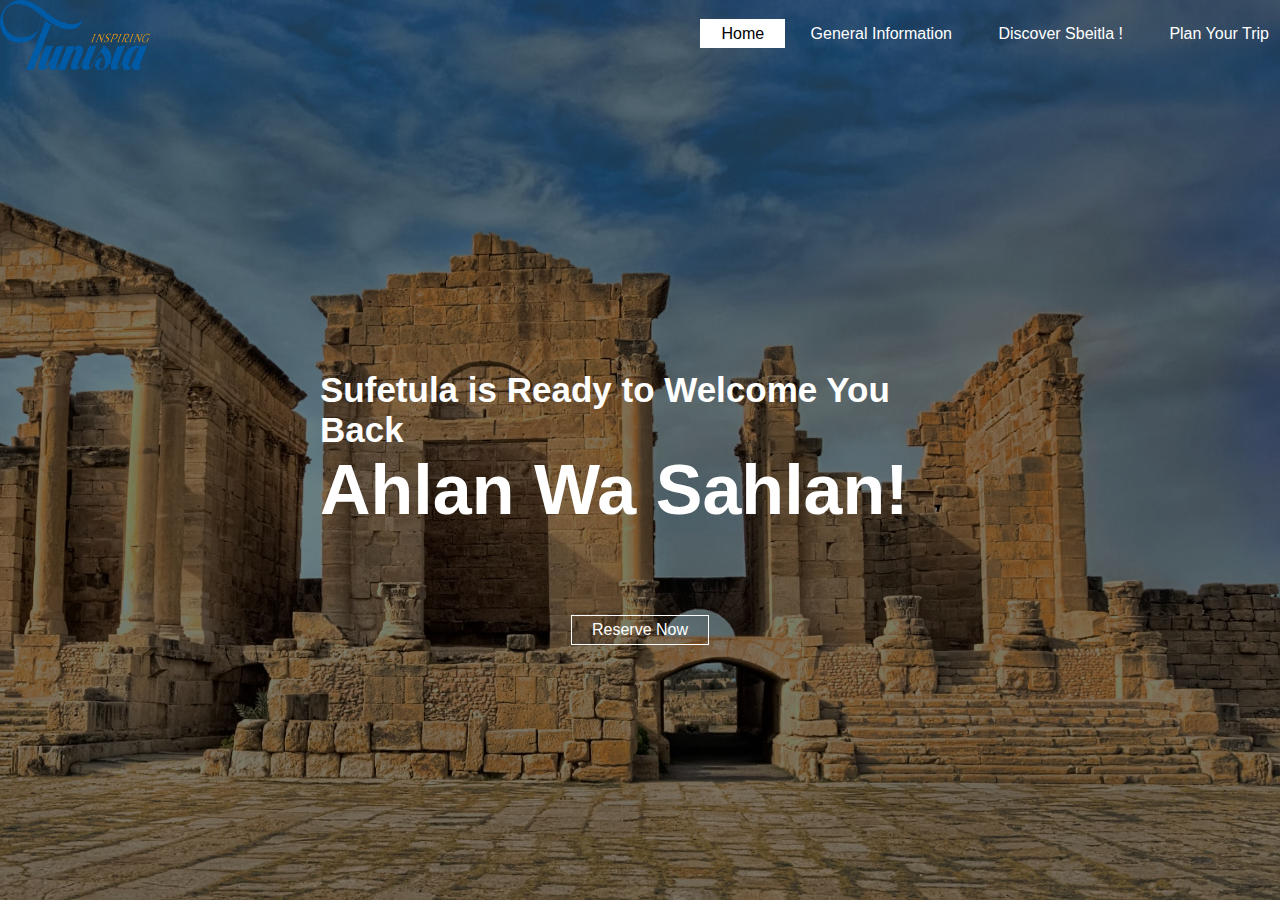
<file: index.html>
<!doctype html>
<html>
    <head>
        <meta charset="UTF-8">
        <title>Visit Sbeitla</title>
        <link rel="stylesheet" type="text/css" href="style.css">
    </head>
    <body>
        <header>
            
          <div class="logo">
                <img class="logo" src="ss.png">
            </div>
                <div class="main">
            <div class="menu">
                <ul>
                    <li class="active"><a href="#" >Home</a></li>
                    <li><a href="general.html">General Information</a></li>
                    <li><a href="discover.html">Discover Sbeitla !</a></li>
                    <li><a href="#">Plan Your Trip</a></li>
                </ul>
            </div>
          </div>
          <div class="mid">
              <h2>Sufetula is Ready to Welcome You Back</h2>
              <h1>Ahlan Wa Sahlan!</h1>
          </div>
          <a class="btn" href="#">
              Reserve Now 
          </a>
        </header>
        
    </body>
</html>
</file>
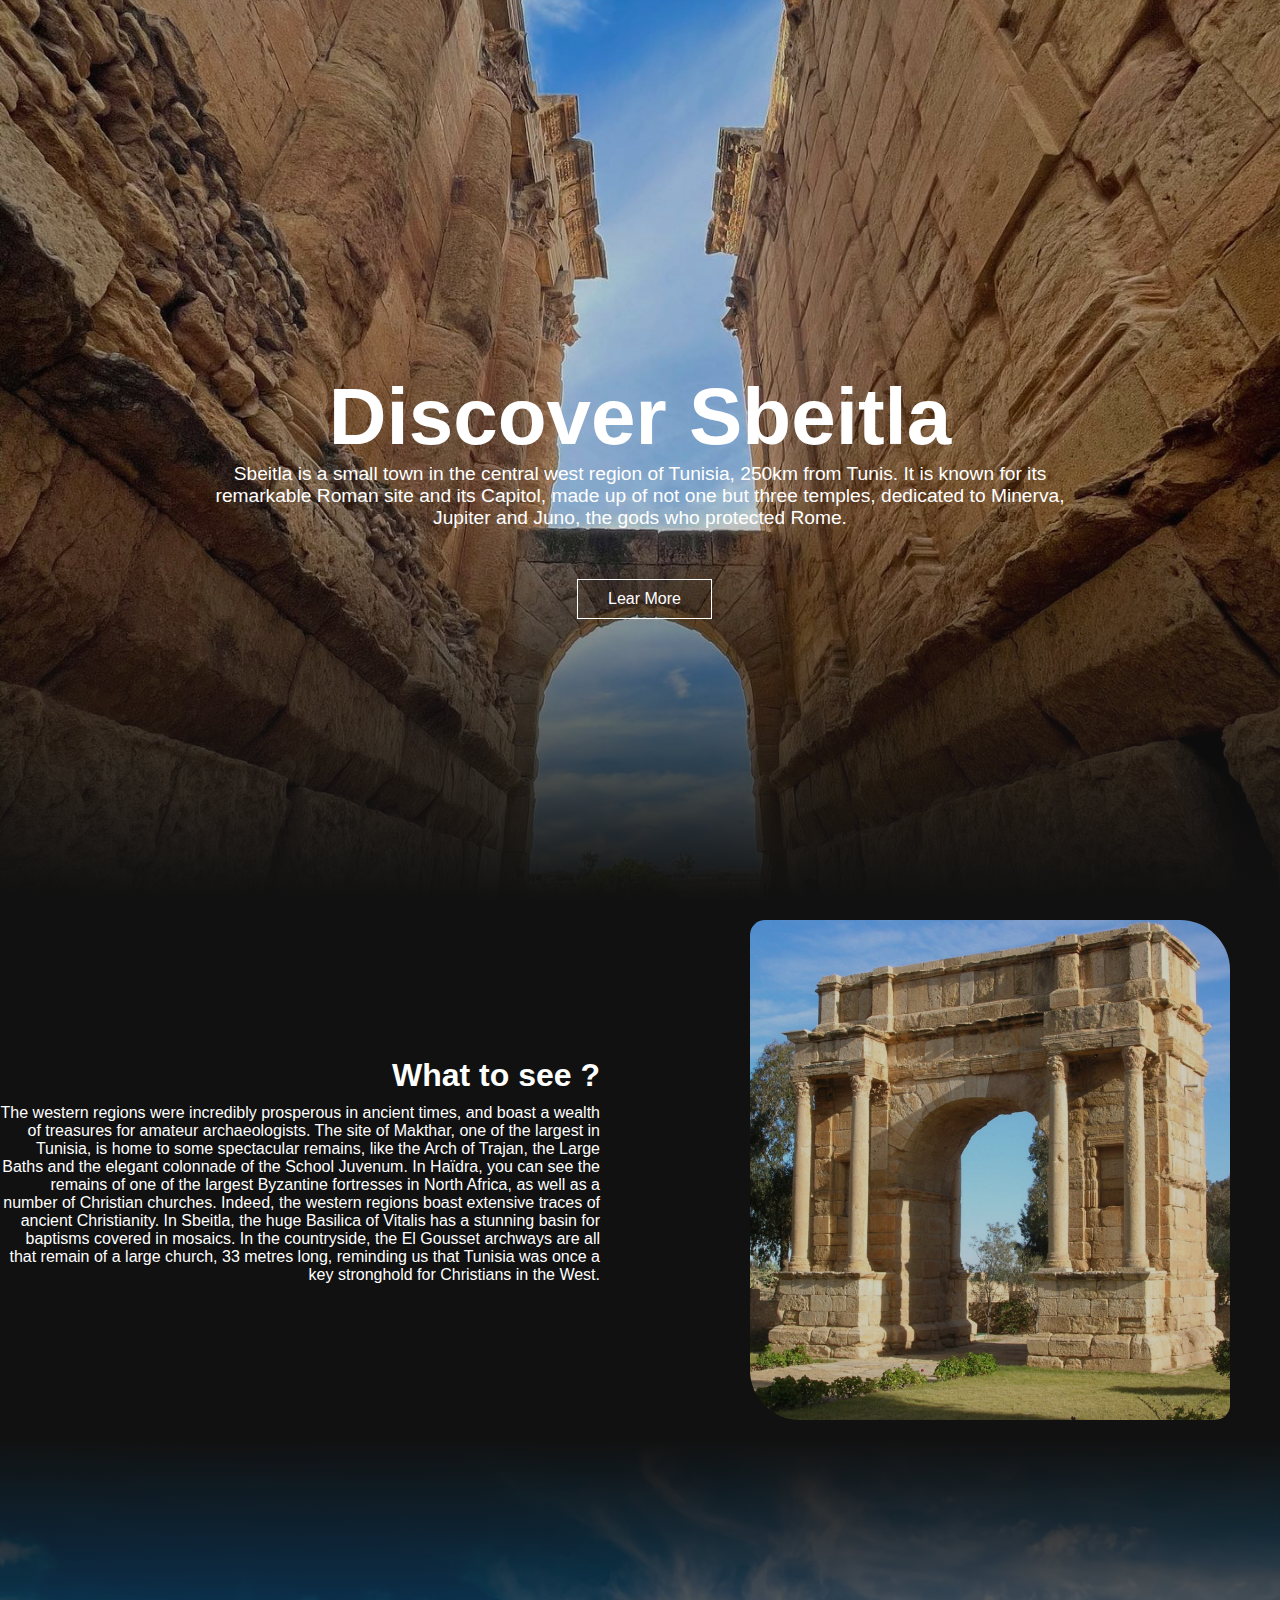
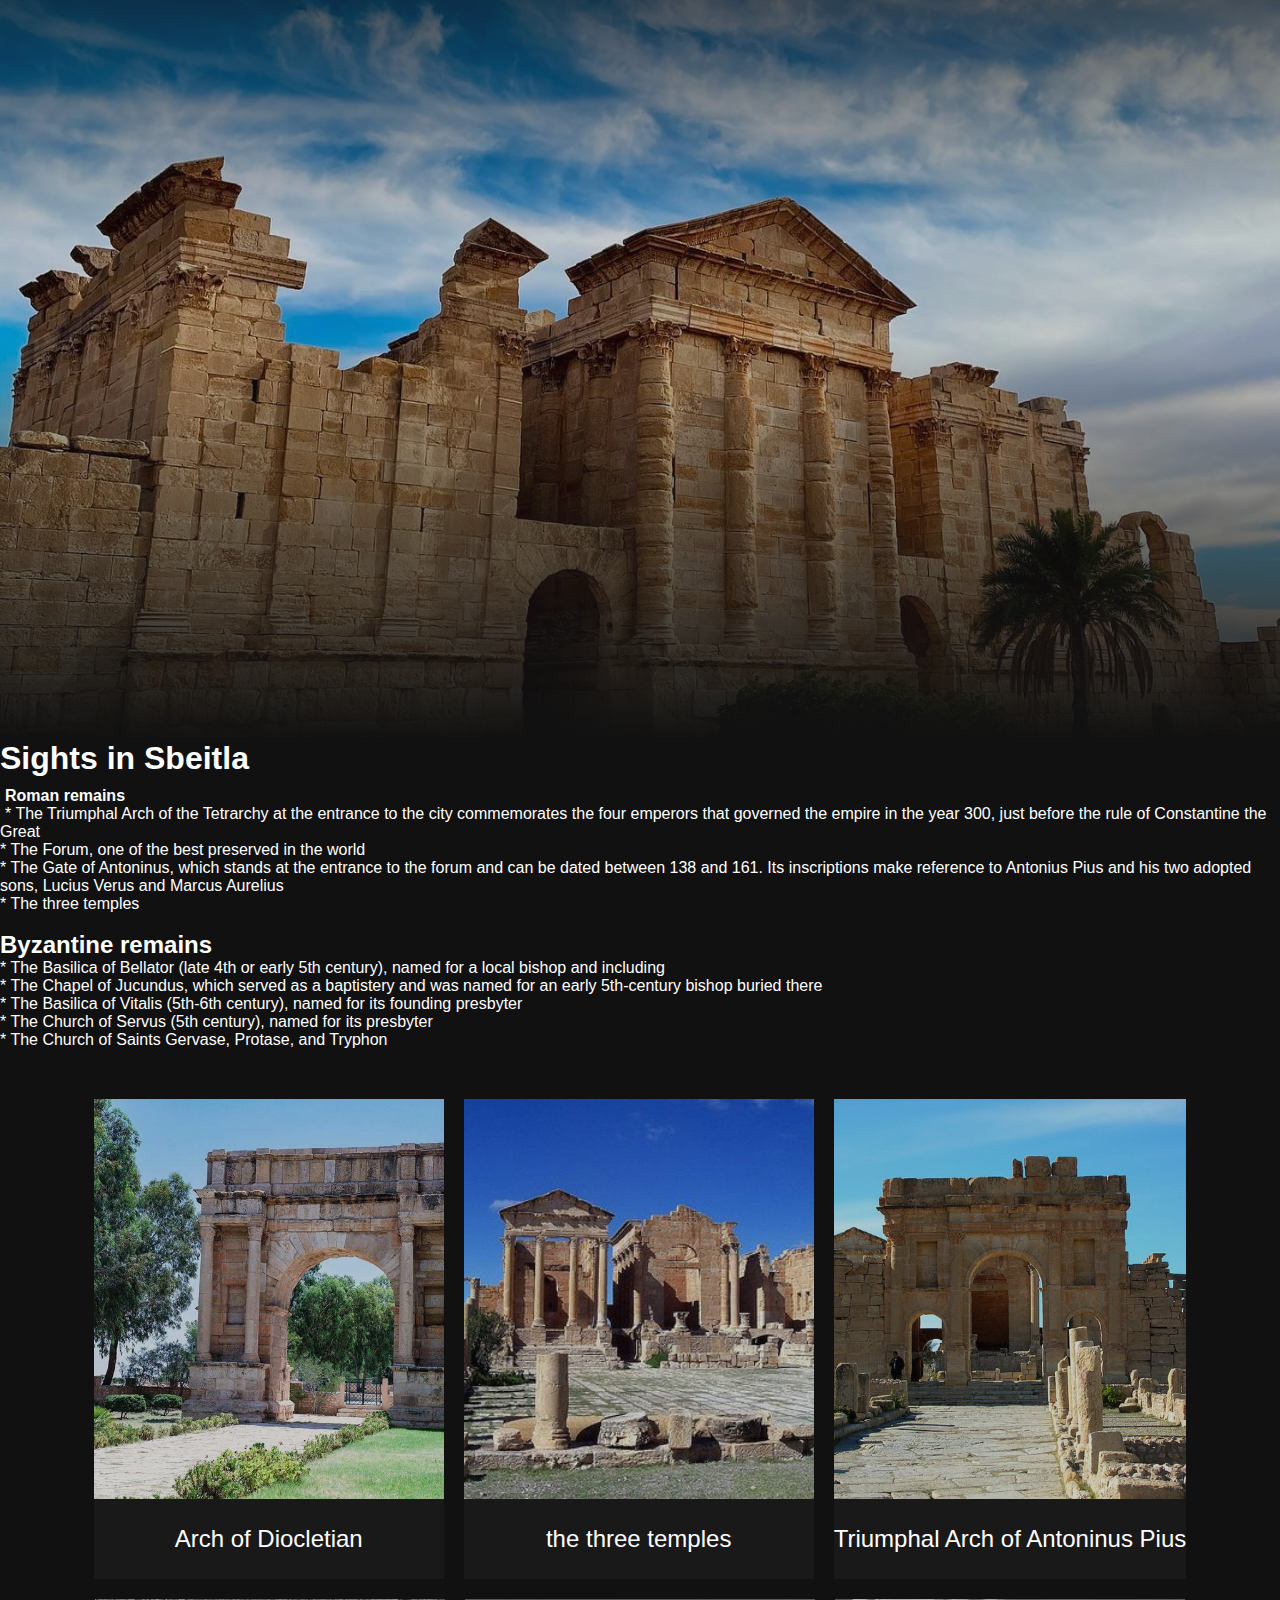
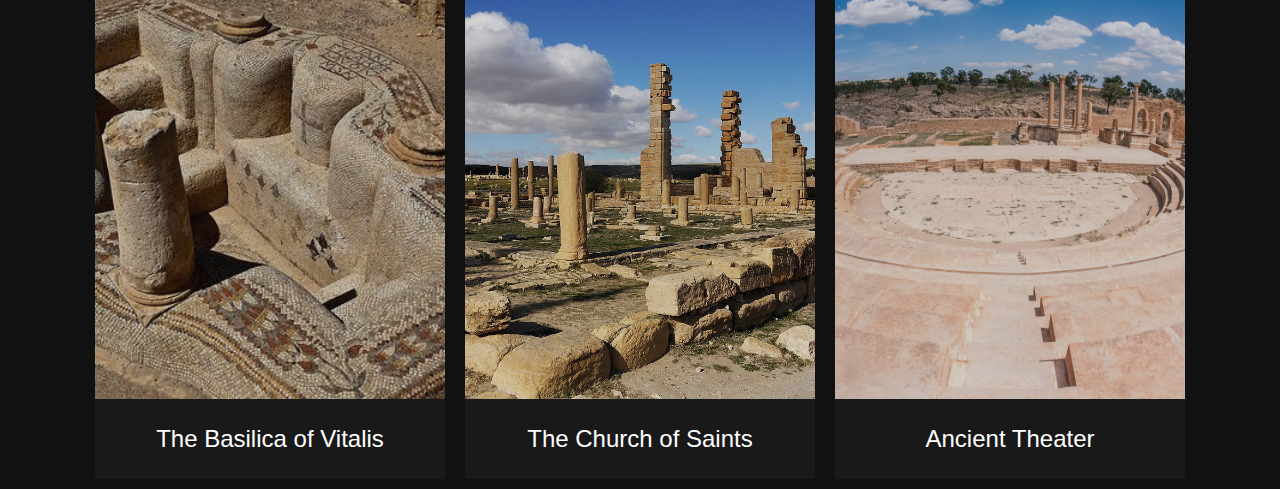
<file: discover.html>
<!DOCTYPE html>
<html>
    <head>
        <meta charset="utf-8">
        <title>
            Discover Sbeitla
        </title>
        <link rel="stylesheet" type="text/css" href="discover.css">
    </head>
    <body>
        <section class="banner">
            <img src="dreamer.jpg" class="kaws">
            <div class="content">
                <h2>
                    Discover Sbeitla
                </h2>
                <p>
                    Sbeitla is a small town in the central west region of Tunisia, 250km from Tunis. 
                    It is known for its remarkable Roman site and its Capitol, made up of not one but three temples,
                     dedicated to Minerva, Jupiter and Juno, the gods who protected Rome.
                </p>
                <a href="#about" class="btn">Lear More</a>
            </div>
        </section>
        <section class="about" id="about">
            <div class="contentbx">
                <h2 class="titletext">What to see ?
                </h2>
                <p class="text">
                    The western regions were incredibly prosperous in ancient times, 
                    and boast a wealth of treasures for amateur archaeologists. 
                    The site of Makthar, one of the largest in Tunisia, is home to some spectacular remains, like the Arch of Trajan, 
                    the Large Baths and the elegant colonnade of the School Juvenum. In Haïdra, 
                    you can see the remains of one of the largest Byzantine fortresses in North Africa, as well as a number of Christian churches.
                     Indeed, the western regions boast extensive traces of ancient Christianity. 
                     In Sbeitla, the huge Basilica of Vitalis has a stunning basin for baptisms covered in mosaics.
                      In the countryside, the El Gousset archways are all that remain of a large church, 33 metres long, 
                    reminding us that Tunisia was once a key stronghold for Christians in the West.
                </p>
            </div>
            <div class="imgbox">
                <img src="gen.jpg" class="kaws">
            </div>
        </section>
        <section class="banner2">
            <img src="3.jpg" class="kaws">
        </section>
        <section class="dest">
            <div class="content">
                <h2 class="titletext">
                   Sights in Sbeitla
                </h2>
                <p class="hey">
                    <h2 class="s1">
                        Roman remains
                    </h2>
                    <span class="s2">
                    * The Triumphal Arch of the Tetrarchy at the entrance to the city commemorates the four emperors that governed the empire in the year 300,
                     just before the rule of Constantine the Great<br>
                    * The Forum, one of the best preserved in the world<br>
                    * The Gate of Antoninus, which stands at the entrance to the forum and can be dated between 138 and 161.
                      Its inscriptions make reference to Antonius Pius and his two adopted sons, Lucius Verus and Marcus Aurelius<br>
                    * The three temples<br><br>
                    <h2> Byzantine remains</h2>
                    * The Basilica of Bellator (late 4th or early 5th century), named for a local bishop and including <br>
                    * The Chapel of Jucundus, which served as a baptistery and was named for an early 5th-century bishop buried there<br>
                    * The Basilica of Vitalis (5th-6th century), named for its founding presbyter<br>
                    * The Church of Servus (5th century), named for its presbyter<br>
                    * The Church of Saints Gervase, Protase, and Tryphon</span>
                </p>
            </div>
            <div class="sights">
                <div class="box">
                    <div class="imgbox">
                        <img src="9aws1.jpg" class="kaws">
                    </div>
                    <div class="content">
                        <h2>Arch of Diocletian</h2>
                    </div>
                </div>
                <div class="box">
                    <div class="imgbox">
                        <img src="forum.jpg" class="kaws">
                    </div>
                    <div class="content">
                        <h2>the three temples</h2>
                    </div>
                </div>
                <div class="box">
                    <div class="imgbox">
                        <img src="bab.jpg" class="kaws">
                    </div>
                    <div class="content">
                        <h2> Triumphal Arch of Antoninus Pius  </h2>
                    </div>
                </div><br>
                <div class="box">
                    <div class="imgbox">
                        <img src="bap.jpg" class="kaws">
                    </div>
                    <div class="content">
                        <h2>The Basilica of Vitalis</h2>
                    </div>
                </div>
                <div class="box">
                    <div class="imgbox">
                        <img src="saint.jpg" class="kaws">
                    </div>
                    <div class="content">
                        <h2>The Church of Saints</h2>
                    </div>
                </div>
                <div class="box">
                    <div class="imgbox">
                        <img src="tea.jpg" class="kaws">
                    </div>
                    <div class="content">
                        <h2>  Ancient Theater	
                        </h2>
                    </div>
                </div>
            </div>
        </section>
    </body>
</html>
</file>
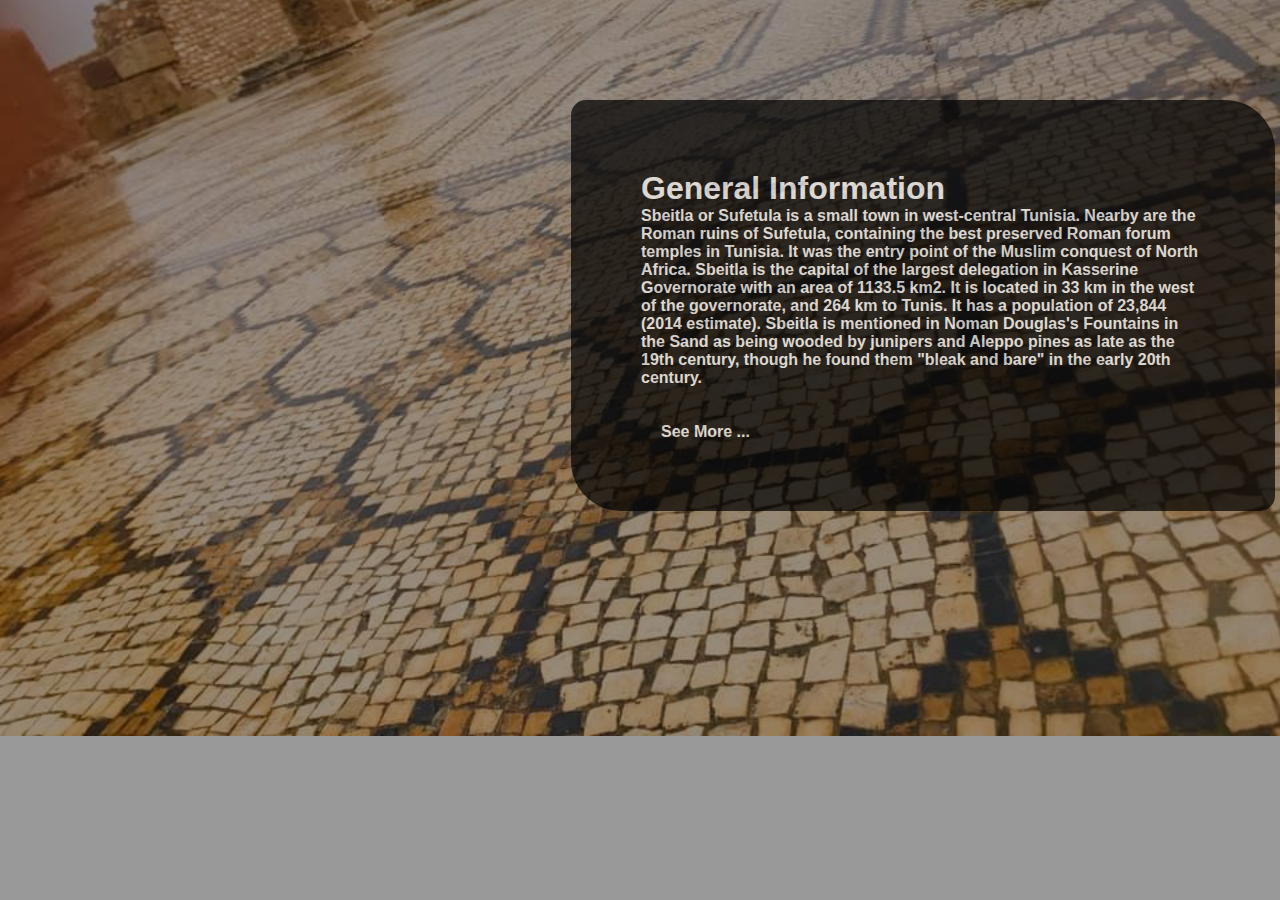
<file: general.html>
<!DOCTYPE html>
<html>
    <head>
        <meta charset="UTF-8">
        <title>General Information</title>
        <link rel="stylesheet" href="generalstyle.css">
    </head>
    <body>
        
        <div class="General">
            <div class="section">
                <h1>General Information</h1>
                <p class="text" >
                    Sbeitla or Sufetula  is a small town in west-central Tunisia.
                     Nearby are the Roman ruins of Sufetula, containing the best preserved Roman forum temples in Tunisia.
                     It was the entry point of the Muslim conquest of North Africa.
                     Sbeitla is the capital of the largest delegation in Kasserine Governorate with an area of 1133.5 km2.
                     It is located in 33 km in the west of the governorate, and 264 km to Tunis. It has a population of 23,844 (2014 estimate).
                     Sbeitla is mentioned in Noman Douglas's Fountains in the Sand as being wooded by junipers and Aleppo pines as late as the 19th century,
                     though he found them "bleak and bare" in the early 20th century.
                </p><br><br>
                <a href="discover.html">See More ...</a>
            </div>
            
        </div>
        
    </body>
</html>
</file>
<file: style.css>
* 
{
    margin: 0;
    padding: 0;
    font-family: Helvetica ;
    
}

header
{
    background-image:linear-gradient(rgba(0,0,0,0.5),rgba(0,0,0,0.5)), url('sbeitla.jpg');
    height: 100vh;
    background-size: cover;
    background-position: right;

}

ul
{
    float: right;
    list-style-type: none;
    margin-top: 25px;
    margin-right: -50px;
}

ul li
{
    display: inline-block;
}

ul li a
{
    text-decoration: none;
    color: #fff;
    padding: 5px 20px;
    border: 1px solid transparent;
    transition: 0.6s ease;

}

ul li a:hover
{
    background-color: #fff;
    color: #000;
}

.logo img
{
    float: left;
    width: 150px;
    height: 70px;
    
}
.main
{
    max-width: 1200px;
    margin: auto;
}
ul li.active a
{
    background-color: #fff;
    color: #000;
}
.mid
{
    position: absolute;
    top: 50%;
    left: 50%;
    transform: translate(-50%,-50%);
}

.mid h1
{
    color: #fff;
    font-size: 70px;
    font-weight: bold;
}
.mid h2
{
    color: #fff;
    font-size: 35px;
    font-weight: bold;
}
.btn
{
    position: absolute;
    top: 70%;
    left: 50%;
    text-decoration: none;
    color: #fff;
    border: 1px solid;
    padding: 5px 20px;
    transform: translate(-50%,-50%);
    transition: 0.6s ease;

    
}

.btn:hover
{
    
    transition: 0.6s ease;
    border-radius: 25px;
}
</file>
<file: discover.css>
*
{
    margin: 0;
    padding: 0;
    box-sizing: border-box;
    font-family: 'poppins', sans-serif ;
    direction: ltr;
    scroll-behavior: smooth;
}
body
{
    margin: 0;
    background: #111;
}
.btn 
{
    position: absolute;
    top: 100%;
    left: 43%;
    margin-top: 50px;
    padding: 10px 30px;
    color: #fff;
    text-decoration: none;
    border: 1px solid;

}
.btn:hover
{
    

    color: #111;
    background-color: #fff;
    transition: 0.6s ease;
}
.banner
{
    position: relative;
    width: 100%;
    min-height: 100vh;
    display: flex;
    justify-content: center;
    align-items: center;
    margin-bottom: 20px;
    
}

.banner::before
{
    content: '';
    position: absolute;
    bottom: 0;
    left: 0;
    width: 100%;
    height: 400px;
    z-index: 1;
    background: linear-gradient(to top,#111,transparent);
}
.banner .content
{
    position: relative;
    max-width: 900px;
    text-align: center;
    z-index: 1;
}

.banner .content h2
{
    color: #fff;
    font-size: 5em;
}

.banner .content p
{
    color: #fff;
    font-size: 1.2em;
}

.kaws
{
    position: absolute;
    top: 0;
    left: 0;
    width: 100%;
    height: 100%;
    object-fit: cover;
    opacity: 0.8;
}
.about
{
    position: relative;
    width: 100%;    
    display: flex;
    justify-content: center;
    align-items: center;
}

.about .contentbx
{
    min-width: 50%;
    width: 50%;
    text-align: end;
    padding-right: 40px;
}
.titletext
{
    font-weight: 600;
    color: #fff;
    font-size: 2em;
    margin-bottom: 10px;
}

.text 
{
    color: #fff;
    font-size: 1em;
    
}

.about .imgbox .kaws
{
   
    position: relative;
    min-width: 75%;
    width: 50%;
    min-height: 500px;
    border-radius: 15px 50px;
    float: right;
    margin-right: 50px;
    
}
.banner2
{
    position: relative;
    width: 100%;
    min-height: 100vh;
    display: flex;
    justify-content: center;
    align-items: center;
    margin-top: 20px;
}
.banner2::before
{
    content: '';
    position: absolute;
    bottom: 0;
    left: 0;
    width: 100%;
    height: 400px;
    z-index: 1;
    background: linear-gradient(to top,#111,transparent);
}
.banner2::after
{
    content: '';
    position: absolute;
    top: 0;
    left: 0;
    width: 100%;
    height: 400px;
    z-index: 1;
    background: linear-gradient(to bottom,#111,transparent);

}

.s1
{
    color: #fff;
    font-size: 1em;
    
    margin-left: 5px;
}
.s2
{
    color: #fff;
    font-size: 1em;
    
    margin-left: 5px;
}

.dest .sights 
{
    position: relative;
    display: flex;
    justify-content: center;
    align-items: center;
    flex-wrap: wrap;
    margin-top: 40px;
}
.dest .sights .box 
{
    position: relative;
    min-width: 350px;
    height: 480px;
    background: #191919;
    transition: 0.5s;
    margin: 10px;
}
.dest .sights:hover .box 
{
    opacity: 0.2;
}
.dest .sights .box:hover
{
    opacity: 1;
}
.dest .sights .box .imgbox
{
    position: relative;
    width: 100%;
    height: 400px;
}
.dest .sights .box .content
{
    width: 100%;
    height: 80px;
    display: flex;
    justify-content: center;
    align-items: center;
}

.dest .sights .box .content h2 
{
    color: #fff;
    font-weight: 500;
    line-height: 1.2em;
}
</file>
<file: generalstyle.css>
*{
    margin: 0  ;
    padding: 0;
    box-sizing: border-box;
    font-family: Arial, Helvetica, sans-serif;
    font-weight: bold;
    color :white;
    
    
}

body{
    background:linear-gradient(rgba(0,0,0,0.4),rgba(0,0,0,0.4)), url(mos.jpg) no-repeat left ;
    
    background-size: cover;
}
.General{
    
    
 
    padding: 100px 0;
    
}
.section{
    width: 55%;
    float: right;
    background-color: #000;
    padding: 70px;
    margin-right: 5px;
    border-radius: 15px 50px;
    opacity: 0.7;
}
.h1{
    
    font-size: 30px;
    font-weight: 900;
    text-align: center;
}

.section text{
    font-size: 13px;
    color: white;
    line-height: 30px;
    text-align: justify;
    
   
}

.section a
{
    position: center;
    border: 0px solid;
    padding: 5px 20px;
    text-decoration: none;
    color: #fff;
    
    transition: 0.6s ease;
}

.section a:hover
{
    background-color: #fff;
    color: #000;
}
</file>
